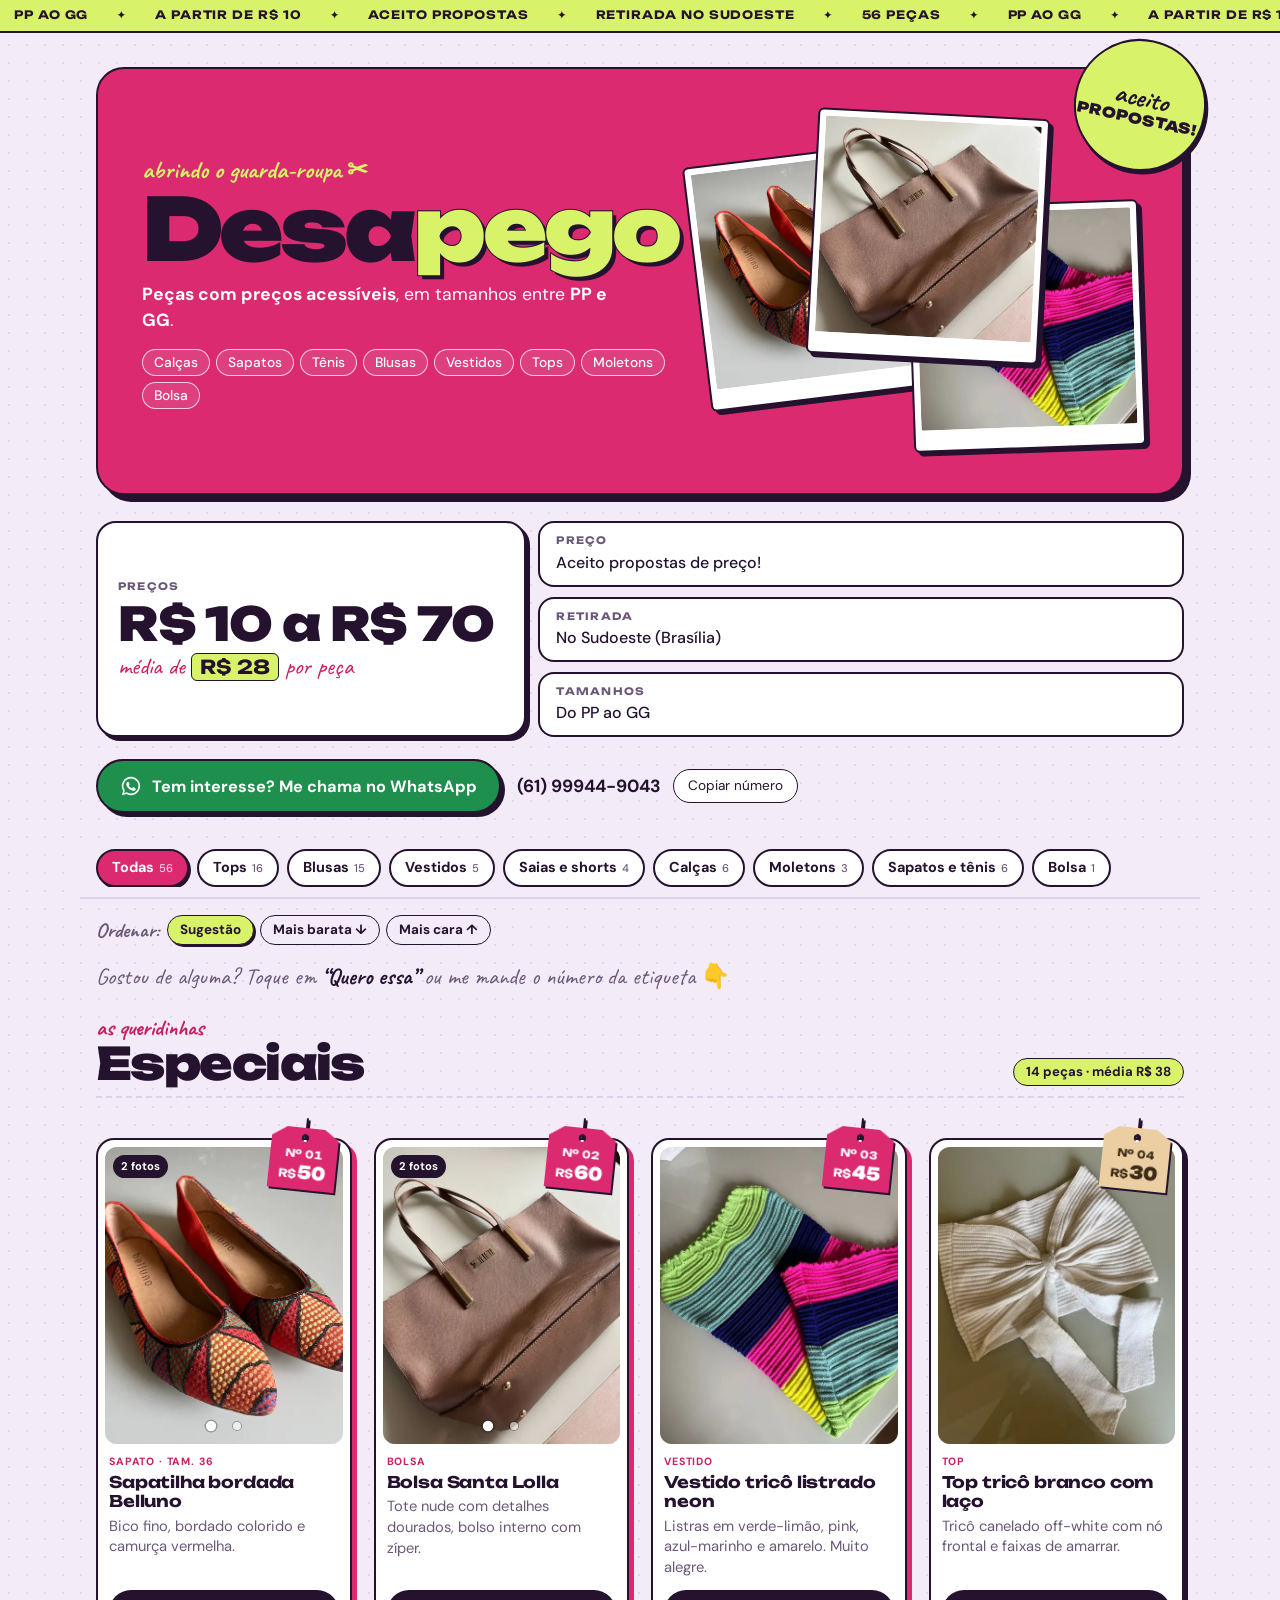
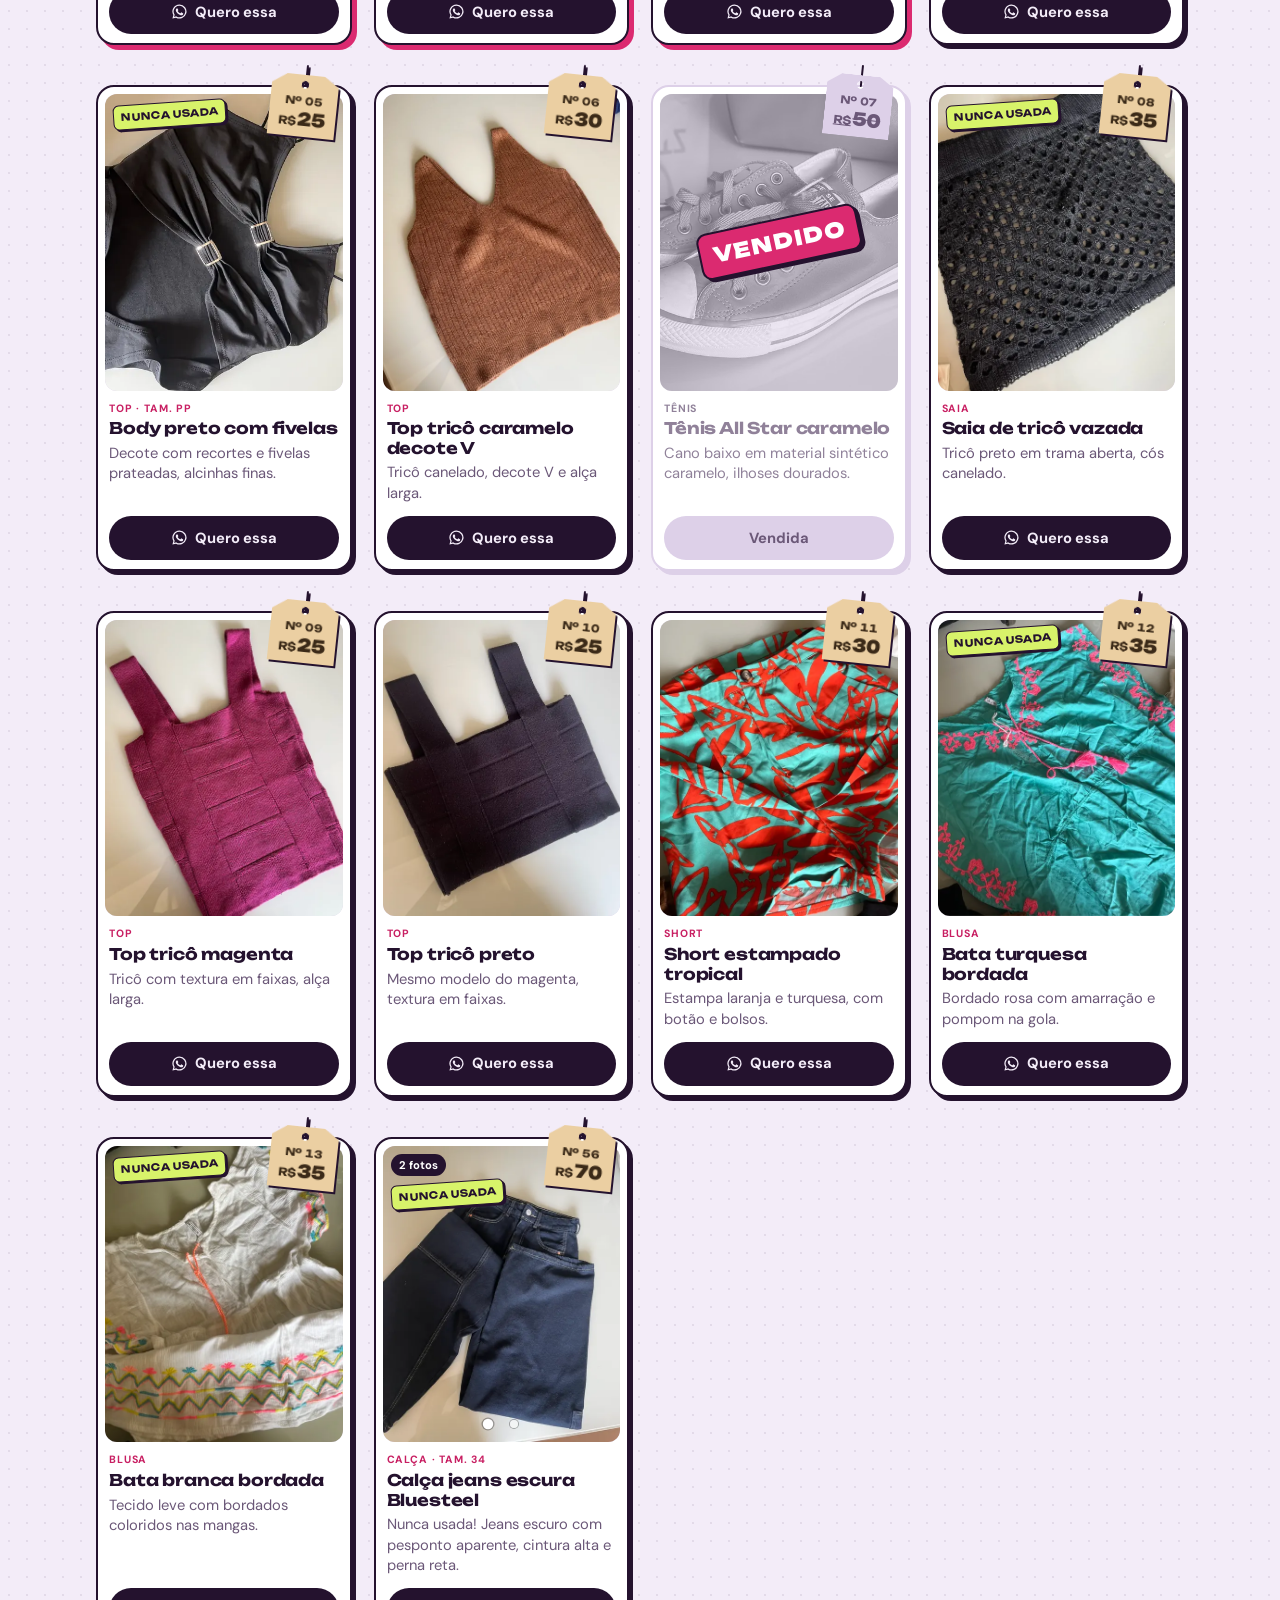
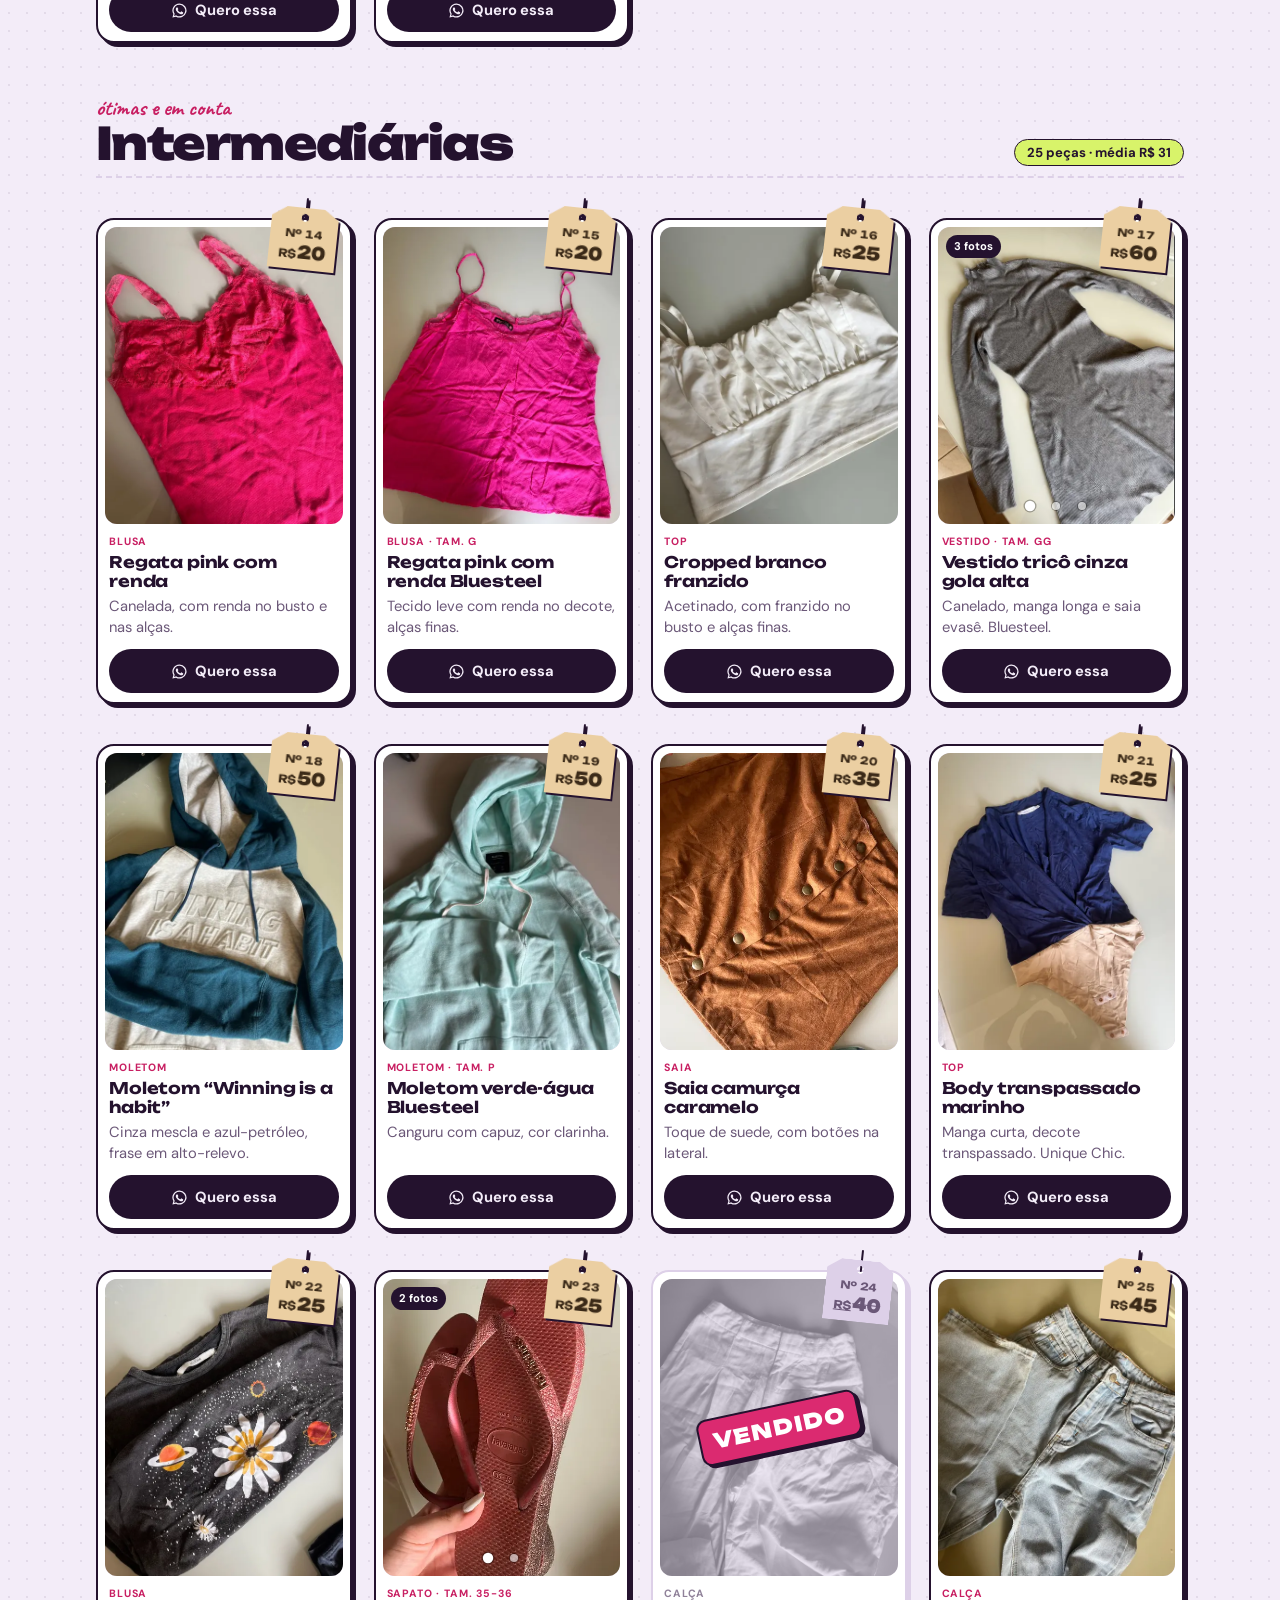
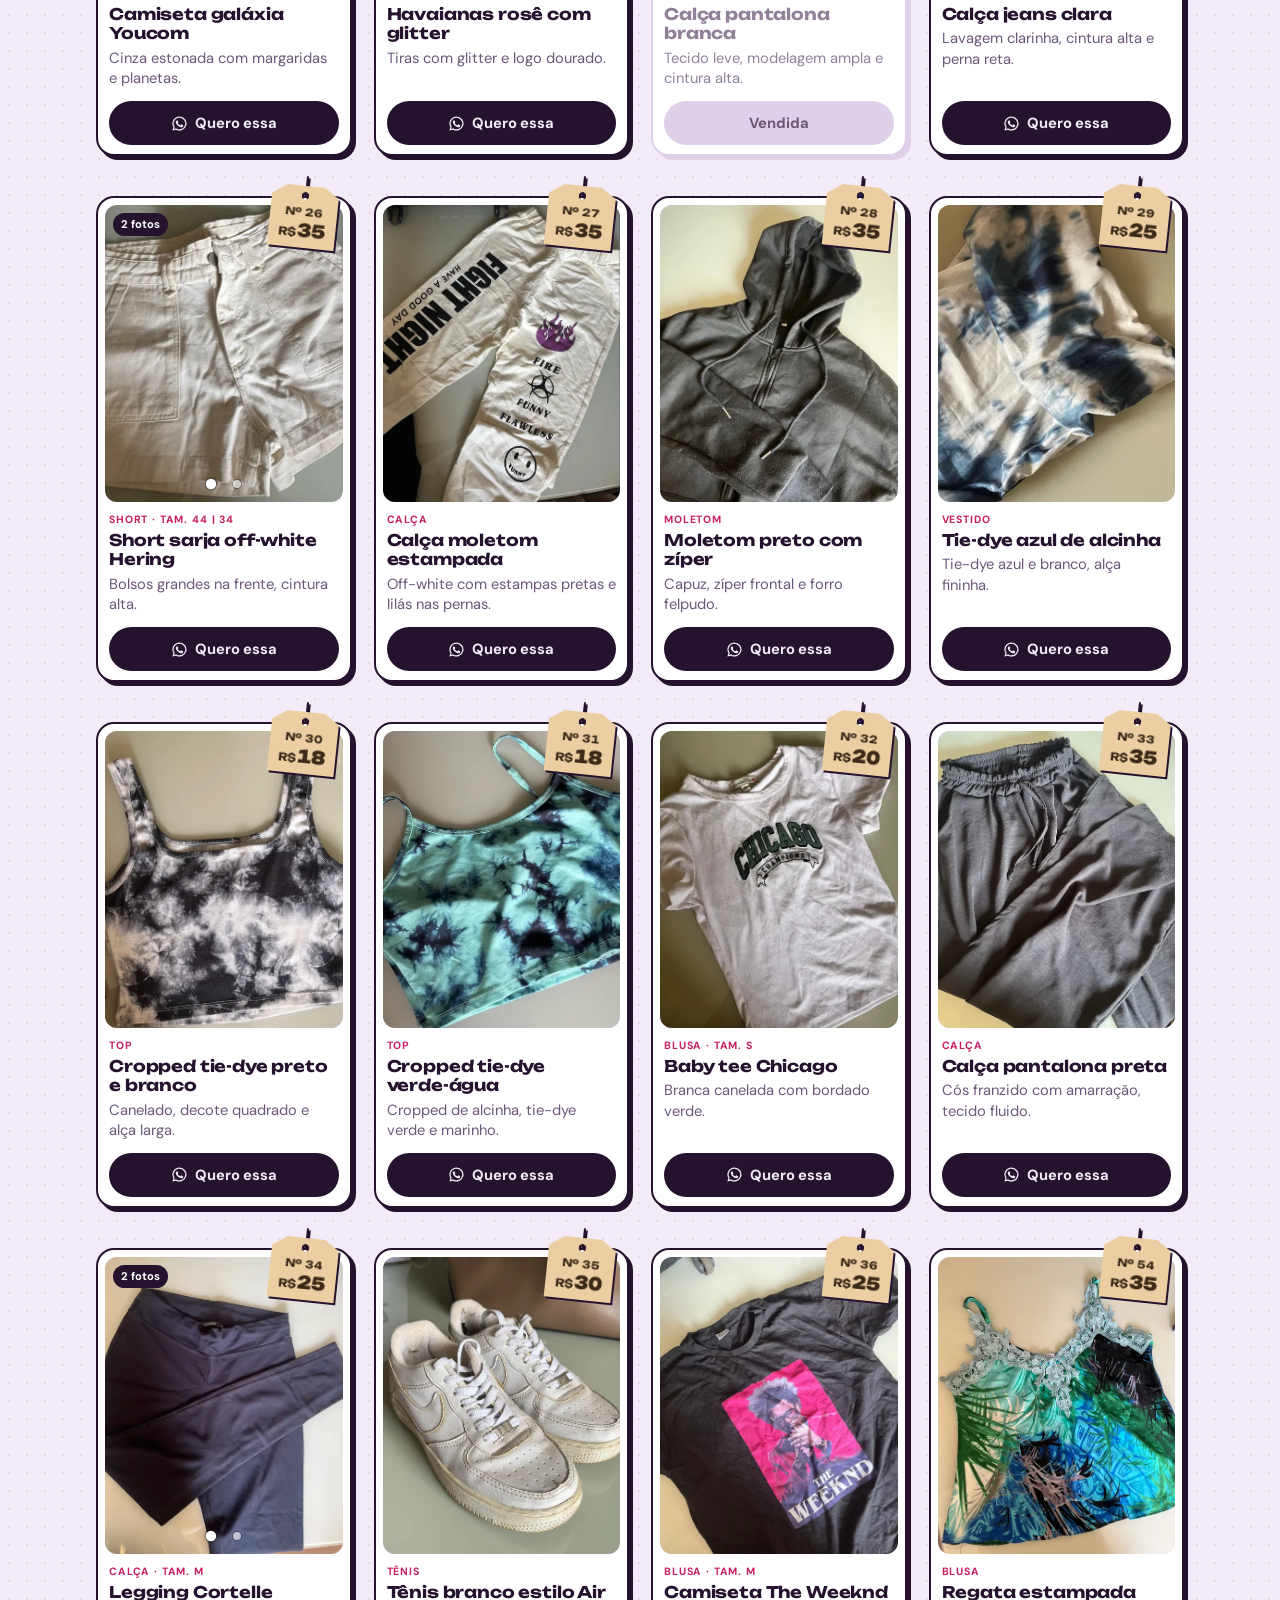
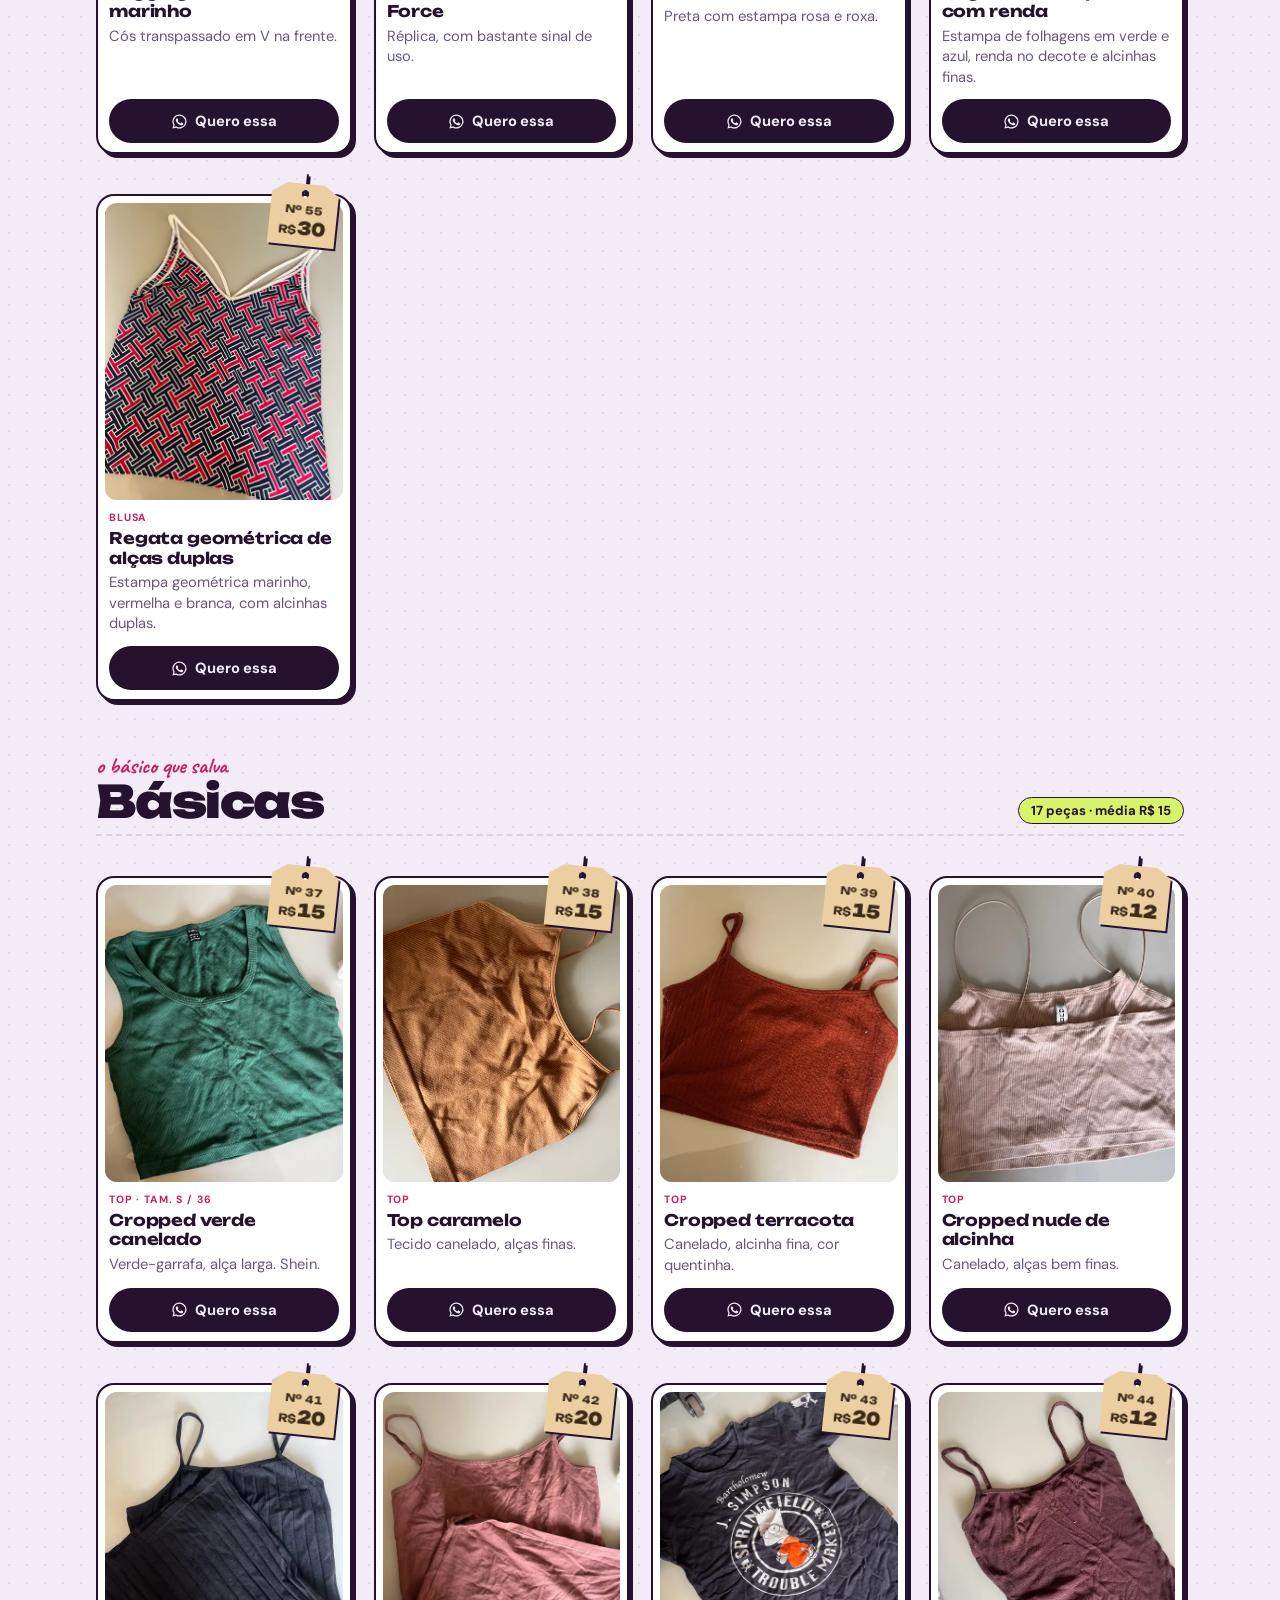
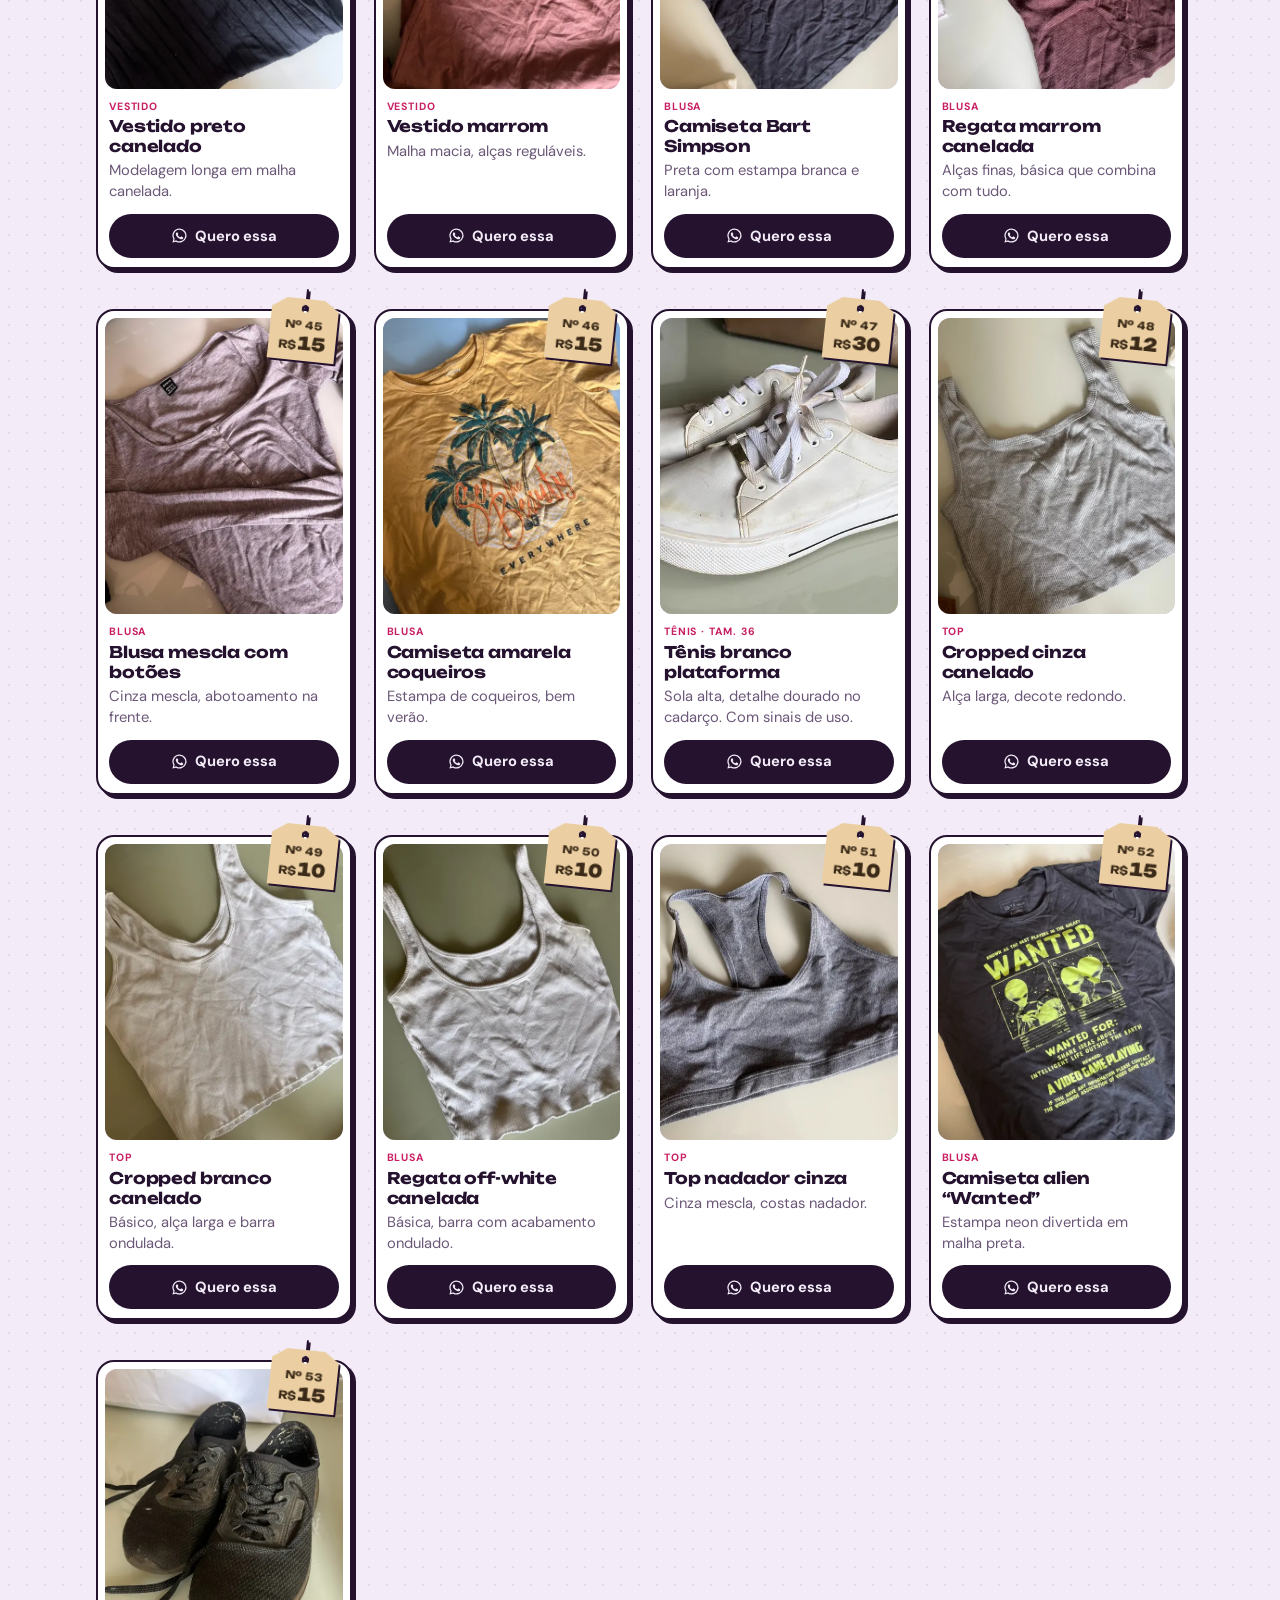
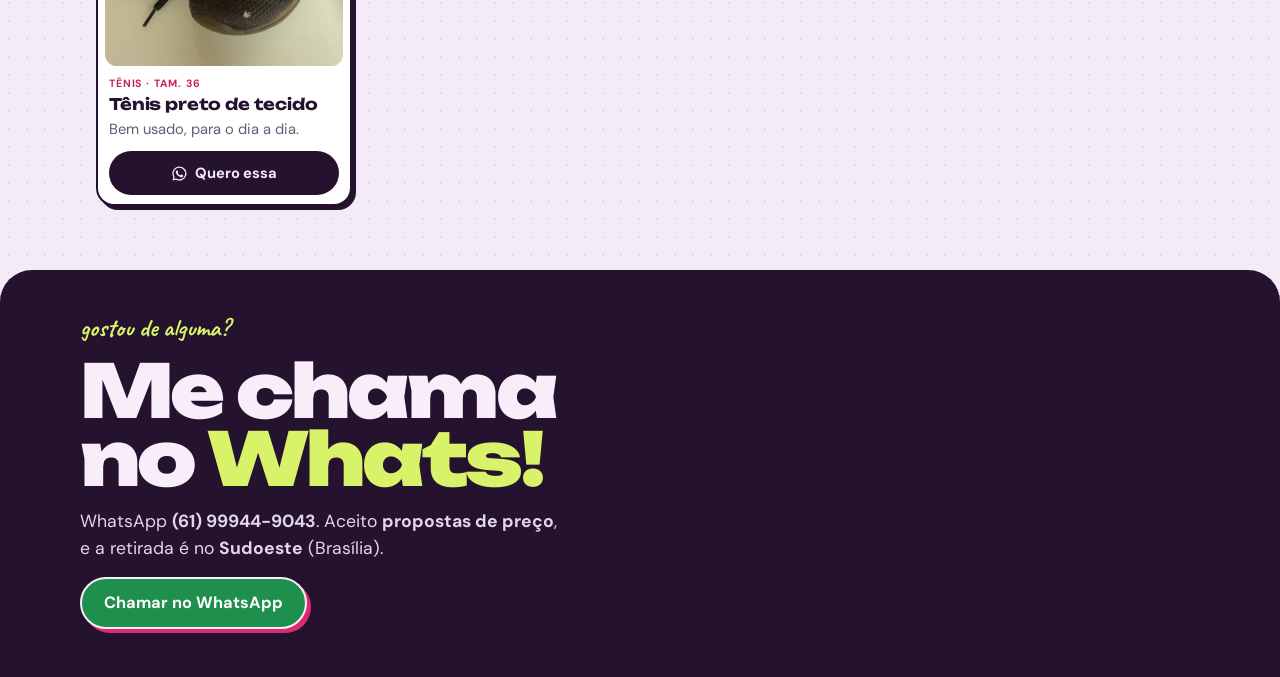
<file: index.html>
<!doctype html>
<html lang="pt-BR">
<head>
<meta charset="utf-8">
<meta name="viewport" content="width=device-width, initial-scale=1, viewport-fit=cover">
<title>Desapego · peças a partir de R$ 10</title>
<meta name="description" content="Desapego com 56 peças do PP ao GG, a partir de R$ 10 (média de R$ 28): tops, blusas, vestidos, calças, sapatos, tênis, moletons e bolsa. Aceito propostas, retirada no Sudoeste.">
<meta name="theme-color" content="#E6337A">

<!-- Open Graph: é isso que aparece quando o link é colado no WhatsApp.
     A imagem precisa do endereço completo (o WhatsApp não aceita caminho relativo).
     Se publicar em outro endereço (ex.: Netlify), troque og:image e og:url. -->
<meta property="og:type" content="website">
<meta property="og:locale" content="pt_BR">
<meta property="og:title" content="Desapego · 56 peças a partir de R$ 10">
<meta property="og:description" content="Tops, blusas, vestidos, calças, sapatos e mais, do PP ao GG. Média de R$ 28 · aceito propostas · retirada no Sudoeste.">
<meta property="og:image" content="https://claricenunes.github.io/desapego/capa.jpg">
<meta property="og:url" content="https://claricenunes.github.io/desapego/">
<meta property="og:image:type" content="image/jpeg">
<meta property="og:image:width" content="1200">
<meta property="og:image:height" content="630">
<meta property="og:image:alt" content="Desapego: sapatilha bordada, bolsa nude e tricô listrado">
<meta name="twitter:card" content="summary_large_image">

<link rel="icon" href="data:image/svg+xml,<svg xmlns='http://www.w3.org/2000/svg' viewBox='0 0 100 100'><text y='.9em' font-size='90'>🏷️</text></svg>">
<link rel="preconnect" href="https://fonts.googleapis.com">
<link rel="preconnect" href="https://fonts.gstatic.com" crossorigin>
<link rel="stylesheet" href="https://fonts.googleapis.com/css2?family=Unbounded:wght@500;700;900&family=DM+Sans:opsz,wght@9..40,400;9..40,500;9..40,700&family=Caveat:wght@600;700&display=swap">
<link rel="stylesheet" href="estilo.css">
<link rel="preload" href="pecas.json" as="fetch" crossorigin>
</head>
<body>

<div class="faixa" aria-hidden="true"><div class="faixa-rolo">
  <span>PP ao GG</span><span>a partir de R$ 10</span><span>aceito propostas</span><span>retirada no Sudoeste</span><span>56 peças</span>
  <span>PP ao GG</span><span>a partir de R$ 10</span><span>aceito propostas</span><span>retirada no Sudoeste</span><span>56 peças</span>
</div></div>

<div class="wrap">

<header class="hero">
  <div class="hero-texto">
    <div class="eyebrow">abrindo o guarda-roupa ✂</div>
    <h1>Desa<span>pego</span></h1>
    <p class="lead"><strong>Peças com preços acessíveis</strong>, em tamanhos entre <strong>PP e GG</strong>.</p>
    <ul class="chips" aria-label="Categorias">
      <li>Calças</li><li>Sapatos</li><li>Tênis</li><li>Blusas</li><li>Vestidos</li><li>Tops</li><li>Moletons</li><li>Bolsa</li>
    </ul>
  </div>
  <div class="colagem" id="colagem" aria-hidden="true"></div>
  <div class="sticker" aria-hidden="true"><span>aceito</span><b>propostas!</b></div>
</header>

<section class="precos" aria-label="Preços">
  <div class="preco-faixa">
    <span class="rotulo">Preços</span>
    <strong><span id="p-min">R$ 10</span> a <span id="p-max">R$ 70</span></strong>
    <span class="media">média de <b id="p-media">R$ 28</b> por peça</span>
  </div>
  <div class="info">
    <div><span class="rotulo">Preço</span>Aceito propostas de preço!</div>
    <div><span class="rotulo">Retirada</span>No Sudoeste (Brasília)</div>
    <div><span class="rotulo">Tamanhos</span>Do PP ao GG</div>
  </div>
</section>

<div class="contato">
  <a class="wa" href="https://wa.me/5561999449043?text=Oi!%20Vi%20o%20desapego%20e%20tenho%20interesse." target="_blank" rel="noopener">
    <svg aria-hidden="true" viewBox="0 0 24 24" width="22" height="22"><path fill="currentColor" d="M12 2a10 10 0 0 0-8.6 15.1L2 22l5-1.3A10 10 0 1 0 12 2Zm0 18.2c-1.5 0-3-.4-4.3-1.2l-.3-.2-3 .8.8-2.9-.2-.3A8.2 8.2 0 1 1 12 20.2Zm4.5-6.1c-.2-.1-1.5-.7-1.7-.8-.2-.1-.4-.1-.6.1l-.8 1c-.1.2-.3.2-.5.1a6.7 6.7 0 0 1-3.3-2.9c-.3-.4.2-.4.7-1.3.1-.2 0-.3 0-.5l-.8-1.8c-.2-.5-.4-.4-.6-.4h-.5a1 1 0 0 0-.7.3 3 3 0 0 0-.9 2.2c0 1.3.9 2.5 1 2.7.1.2 1.8 2.8 4.4 3.9 1.6.7 2.3.8 3.1.6.5-.1 1.5-.6 1.7-1.2.2-.6.2-1.1.2-1.2-.1-.1-.3-.2-.5-.3Z"/></svg>
    <span>Tem interesse? Me chama no WhatsApp</span>
  </a>
  <div class="num-linha">
    <span class="num" id="num">(61) 99944-9043</span>
    <button class="copiar" id="copiar" type="button">Copiar número</button>
  </div>
</div>

<nav class="filtros" aria-label="Filtrar por categoria">
  <div class="filtros-lista" id="filtros"></div>
</nav>

<div class="ordem" role="group" aria-labelledby="ordem-rotulo">
  <span class="ordem-rotulo"><span class="ordem-icone" aria-hidden="true">⇅</span><span class="ordem-txt" id="ordem-rotulo">Ordenar:</span></span>
  <button type="button" class="ordem-btn" data-ordem="sugestao" aria-pressed="true">Sugestão</button>
  <button type="button" class="ordem-btn" data-ordem="menor" aria-pressed="false">Mais barata <span aria-hidden="true">↓</span></button>
  <button type="button" class="ordem-btn" data-ordem="maior" aria-pressed="false">Mais cara <span aria-hidden="true">↑</span></button>
</div>

<p class="howto">Gostou de alguma? Toque em <b>“Quero essa”</b> ou me mande o número da etiqueta 👇</p>

<ul class="grid" id="grid" aria-live="polite"></ul>
<noscript><p class="aviso">Ative o JavaScript para ver as peças, ou me chama no WhatsApp (61) 99944-9043.</p></noscript>

</div>

<footer class="rodape">
  <div class="rodape-in">
    <div class="eyebrow">gostou de alguma?</div>
    <h2>Me chama<br>no <span>Whats!</span></h2>
    <p class="lead">WhatsApp <strong>(61) 99944-9043</strong>. Aceito <strong>propostas de preço</strong>, e a retirada é no <strong>Sudoeste</strong> (Brasília).</p>
    <a class="wa" href="https://wa.me/5561999449043?text=Oi!%20Vi%20o%20desapego%20e%20tenho%20interesse." target="_blank" rel="noopener">Chamar no WhatsApp</a>
  </div>
</footer>

<dialog class="lightbox" id="lightbox" aria-label="Foto ampliada">
  <div class="lb-track" id="lb-track"></div>
  <div class="lb-barra">
    <div class="lb-legenda" id="lb-legenda"></div>
    <a class="quero" id="lb-quero" target="_blank" rel="noopener">Quero essa</a>
  </div>
  <button class="lb-fechar" id="lb-fechar" type="button" aria-label="Fechar">✕</button>
  <button class="lb-seta lb-ant" id="lb-ant" type="button" aria-label="Foto anterior">‹</button>
  <button class="lb-seta lb-prox" id="lb-prox" type="button" aria-label="Próxima foto">›</button>
</dialog>

<script src="app.js"></script>
</body>
</html>
</file>
<file: estilo.css>
/* Desapego: brechó de guarda-roupa. Rosa-choque + lima + ameixa, bordas grossas com sombra "adesivo"
   e etiquetas de preço penduradas em cada peça, numeradas para facilitar o pedido no WhatsApp. */
:root{
  /* fixas (iguais no claro e no escuro) */
  --plum:#24122E; --choque:#DB2A70; --lima:#D8F36A; --kraft:#EBCFA2; --kraft-ink:#3B2A18; --wa:#1F8F4E; --wa-hover:#18783F;
  /* tema claro */
  --bg:#F3ECF8; --paper:#FFFFFF; --ink:#24122E; --muted:#6B5878; --line:#DDD0E8;
  --pink:#C81F62; --edge:#24122E; --edge-line:#24122E; --dot:rgba(36,18,46,.08);
  --display:"Unbounded",system-ui,sans-serif;
  --body:"DM Sans",system-ui,-apple-system,sans-serif;
  --hand:"Caveat","Segoe Print",cursive;
  color-scheme:light;
}
@media (prefers-color-scheme:dark){:root:not([data-theme="light"]){
  --bg:#150B1B; --paper:#22152C; --ink:#F7EEFA; --muted:#BCA9CB; --line:#3A2848;
  --pink:#FF6FA5; --edge:#8C6BD0; --edge-line:#5A4270; --dot:rgba(247,238,250,.06); color-scheme:dark}}
:root[data-theme="dark"]{
  --bg:#150B1B; --paper:#22152C; --ink:#F7EEFA; --muted:#BCA9CB; --line:#3A2848;
  --pink:#FF6FA5; --edge:#8C6BD0; --edge-line:#5A4270; --dot:rgba(247,238,250,.06); color-scheme:dark}

*,*::before,*::after{box-sizing:border-box}
html{-webkit-text-size-adjust:100%}
body{margin:0;background-color:var(--bg);background-image:radial-gradient(var(--dot) 1.2px,transparent 1.3px);background-size:18px 18px;color:var(--ink);font-family:var(--body);font-size:16px;line-height:1.5;-webkit-font-smoothing:antialiased;overflow-x:hidden;min-height:100dvh;display:flex;flex-direction:column}
img{max-width:100%}
button{font:inherit;color:inherit}
:is(a,button):focus-visible{outline:3px solid var(--pink);outline-offset:3px}
.wrap{width:100%;flex:1;max-width:1120px;margin:0 auto;padding-inline:max(16px,env(safe-area-inset-left)) max(16px,env(safe-area-inset-right));padding-block:26px 0}
.rotulo{display:block;font-family:var(--display);font-weight:700;font-size:.64rem;letter-spacing:.12em;text-transform:uppercase;color:var(--muted);margin-bottom:2px}

/* ---------- Faixa que corre no topo ---------- */
.faixa{background:var(--lima);color:var(--plum);border-bottom:2px solid var(--plum);overflow:hidden;white-space:nowrap}
.faixa-rolo{display:inline-flex;animation:rolar 28s linear infinite;padding-block:7px}
.faixa span{font-family:var(--display);font-weight:700;font-size:.72rem;letter-spacing:.08em;text-transform:uppercase;padding-inline:14px}
.faixa span::after{content:"✦";margin-left:28px}
@keyframes rolar{to{transform:translateX(-50%)}}

/* ---------- Hero ---------- */
.hero{position:relative;margin-top:8px;background:var(--choque);color:#fff;border:2.5px solid var(--plum);border-radius:28px;box-shadow:7px 7px 0 var(--edge);padding:26px 20px 22px;display:grid;gap:22px}
.eyebrow{font-family:var(--hand);font-weight:700;font-size:1.55rem;line-height:1;color:var(--lima)}
h1{font-family:var(--display);font-weight:900;font-size:clamp(2.5rem,11.2vw,5.4rem);line-height:.88;letter-spacing:-.045em;margin:8px 0 14px;color:var(--plum)}
h1 span{color:var(--lima);-webkit-text-stroke:2px var(--plum);paint-order:stroke fill;text-shadow:4px 4px 0 var(--plum)}
.lead{font-size:1.1rem;max-width:40ch;margin:0}
.lead strong{font-weight:700}
.chips{display:flex;flex-wrap:wrap;gap:6px;list-style:none;padding:0;margin:16px 0 0}
.chips li{border:1.5px solid rgba(255,255,255,.75);border-radius:999px;padding:2px 11px;font-weight:500;font-size:.86rem;background:rgba(255,255,255,.1)}

.colagem{position:relative;height:190px;margin-inline:-4px}
.polaroid{position:absolute;margin:0;top:0;width:40%;max-width:190px;background:#fff;border:2px solid var(--plum);border-radius:6px;padding:6px 6px 20px;box-shadow:4px 4px 0 var(--plum)}
.polaroid img{display:block;width:100%;height:auto;aspect-ratio:1;object-fit:cover;border-radius:2px}
.polaroid:nth-child(1){left:0;transform:rotate(-7deg);top:18px}
.polaroid:nth-child(2){left:31%;transform:rotate(3deg);z-index:1}
.polaroid:nth-child(3){right:0;transform:rotate(-2deg);top:24px}

.sticker{position:absolute;top:-34px;right:-8px;width:92px;height:92px;border-radius:50%;background:var(--lima);color:var(--plum);border:2.5px solid var(--plum);box-shadow:3px 3px 0 var(--plum);display:grid;place-content:center;text-align:center;transform:rotate(12deg);line-height:1.05;z-index:3}
.sticker span{font-family:var(--hand);font-weight:700;font-size:1.25rem}
.sticker b{font-family:var(--display);font-weight:900;font-size:.64rem;text-transform:uppercase;letter-spacing:.02em}

@media (min-width:860px){
  .hero{grid-template-columns:1.15fr 1fr;align-items:center;padding:44px 44px 40px}
  .colagem{height:340px}
  .polaroid{width:52%;max-width:240px}
  .polaroid:nth-child(1){left:0;top:40px}
  .polaroid:nth-child(2){left:26%;top:0}
  .polaroid:nth-child(3){right:0;top:90px}
  .sticker{top:-30px;right:-24px;width:132px;height:132px}
  .sticker span{font-size:1.7rem}.sticker b{font-size:.9rem}
}

/* ---------- Preços e recados ---------- */
.precos{display:grid;gap:12px;margin-top:26px}
.preco-faixa{display:flex;flex-direction:column;justify-content:center;background:var(--paper);border:2px solid var(--edge-line);border-radius:20px;box-shadow:4px 4px 0 var(--edge);padding:16px 20px}
.preco-faixa strong{display:block;font-family:var(--display);font-weight:900;font-size:clamp(1.9rem,9vw,2.9rem);line-height:1;letter-spacing:-.03em;margin:4px 0 6px}
.preco-faixa strong span{white-space:nowrap}
.media{font-family:var(--hand);font-size:1.5rem;line-height:1.1;color:var(--pink)}
.media b{font-family:var(--display);font-weight:700;font-size:.8em;background:var(--lima);color:var(--plum);padding:1px 8px;border-radius:6px;border:1.5px solid var(--plum)}
.info{display:grid;grid-template-columns:repeat(auto-fit,minmax(210px,1fr));gap:10px}
.info div{background:var(--paper);border:2px solid var(--edge-line);border-radius:16px;padding:12px 16px;min-width:0;font-weight:500}
@media (min-width:860px){.precos{grid-template-columns:1fr 1.5fr;align-items:stretch}.info{grid-template-columns:1fr}.info div{padding:10px 16px}}

.contato{display:flex;flex-wrap:wrap;align-items:center;gap:12px 16px;margin-top:22px}
.wa{display:inline-flex;align-items:center;justify-content:center;gap:10px;background:var(--wa);color:#fff;text-decoration:none;font-weight:700;padding:14px 22px;border-radius:999px;font-size:1.02rem;line-height:1.2;border:2px solid var(--plum);box-shadow:4px 4px 0 var(--edge);transition:transform .15s,box-shadow .15s}
.wa:hover{background:var(--wa-hover)}
.wa:active{transform:translate(3px,3px);box-shadow:1px 1px 0 var(--edge)}
.num-linha{display:flex;align-items:center;gap:12px}
.num{font-variant-numeric:tabular-nums;font-weight:700;font-size:1.1rem;user-select:all}
.copiar{font-size:.85rem;background:var(--paper);border:1.5px solid var(--edge-line);border-radius:999px;padding:6px 14px;cursor:pointer}
@media (max-width:480px){.contato .wa{width:100%}}

/* ---------- Filtros ---------- */
.filtros{position:sticky;top:0;z-index:6;margin:26px -16px 0;padding:10px 16px;background:color-mix(in srgb,var(--bg) 90%,transparent);-webkit-backdrop-filter:blur(10px);backdrop-filter:blur(10px);border-bottom:2px solid var(--line)}
.filtros-lista{display:flex;gap:8px;overflow-x:auto;scrollbar-width:none;-webkit-overflow-scrolling:touch}
.filtros-lista::-webkit-scrollbar{display:none}
.filtro{flex:none;border:2px solid var(--edge-line);background:var(--paper);border-radius:999px;padding:6px 14px;font-weight:700;font-size:.9rem;cursor:pointer;white-space:nowrap}
.filtro small{color:var(--muted);font-size:.78em;margin-left:5px;font-variant-numeric:tabular-nums;font-weight:500}
.filtro[aria-pressed="true"]{background:var(--choque);border-color:var(--plum);color:#fff;box-shadow:2px 2px 0 var(--edge)}
.filtro[aria-pressed="true"] small{color:inherit;opacity:.8}

.ordem{display:flex;flex-wrap:wrap;align-items:center;gap:6px;margin-top:16px}
.ordem-rotulo{font-family:var(--hand);font-weight:700;font-size:1.3rem;line-height:1;color:var(--muted);margin-right:2px}
.ordem-icone{display:none;font-family:var(--body);font-size:1.1rem}
.ordem-btn{border:1.5px solid var(--edge-line);background:transparent;border-radius:999px;padding:4px 12px;font-weight:700;font-size:.84rem;cursor:pointer;white-space:nowrap}
@media (max-width:420px){
  .ordem{gap:5px}
  .ordem-icone{display:inline}
  .ordem-txt{position:absolute;width:1px;height:1px;overflow:hidden;clip-path:inset(50%);white-space:nowrap} /* some da tela, continua para leitores de tela */
  .ordem-btn{padding:4px 10px;font-size:.8rem}
}
.ordem-btn[aria-pressed="true"]{background:var(--lima);color:var(--plum);border-color:var(--plum);box-shadow:2px 2px 0 var(--edge)}
.howto{font-family:var(--hand);font-size:1.45rem;line-height:1.2;color:var(--muted);margin:18px 0 26px}
.howto b{font-weight:700;color:var(--ink)}
.aviso{background:var(--paper);border-radius:14px;padding:16px}

/* ---------- Grade ---------- */
.grid{display:grid;grid-template-columns:repeat(2,minmax(0,1fr));gap:30px 12px;list-style:none;padding:0;margin:0}
@media (min-width:640px){.grid{grid-template-columns:repeat(auto-fill,minmax(230px,1fr));gap:40px 22px}}

/* Títulos das faixas (Especiais, Intermediárias, Básicas) */
.secao{grid-column:1/-1;display:flex;flex-wrap:wrap;align-items:flex-end;justify-content:space-between;gap:6px 14px;padding-bottom:10px;border-bottom:2px dashed var(--line);margin-top:14px}
.secao:first-child{margin-top:0}
.secao small{display:block;font-family:var(--hand);font-weight:700;font-size:1.4rem;line-height:1;color:var(--pink)}
.secao h2{font-family:var(--display);font-weight:900;font-size:clamp(1.7rem,8vw,2.8rem);line-height:1;letter-spacing:-.035em;margin:2px 0 0}
.secao .meta{font-size:.82rem;font-weight:700;background:var(--lima);color:var(--plum);border:1.5px solid var(--plum);border-radius:999px;padding:3px 12px;white-space:nowrap}
.secao[hidden],.item[hidden]{display:none}

.item{position:relative;min-width:0;display:flex;flex-direction:column;background:var(--paper);border:2px solid var(--edge-line);border-radius:18px;box-shadow:4px 4px 0 var(--edge);padding:7px 7px 9px}
.best{border-color:var(--plum);box-shadow:5px 5px 0 var(--choque)}

.photo{position:relative;aspect-ratio:4/5;border-radius:12px;overflow:hidden;background:var(--line)}
.track{display:flex;height:100%;overflow-x:auto;scroll-snap-type:x mandatory;scrollbar-width:none;overscroll-behavior-x:contain}
.track::-webkit-scrollbar{display:none}
.slide{flex:0 0 100%;height:100%;padding:0;border:0;background:none;scroll-snap-align:start;cursor:zoom-in;display:block}
.slide img{width:100%;height:100%;object-fit:cover;display:block}

/* Etiqueta de preço pendurada (com furo e barbante) */
.tag{position:absolute;top:-12px;right:10px;z-index:2;transform:rotate(6deg);transform-origin:50% 0;filter:drop-shadow(2px 2px 0 var(--plum));pointer-events:none}
.tag::before{content:"";position:absolute;left:50%;top:-10px;width:2px;height:22px;margin-left:-1px;background:var(--ink);border-radius:2px}
.tag-in{display:flex;flex-direction:column;align-items:center;min-width:58px;padding:19px 9px 8px;background:var(--kraft);color:var(--kraft-ink);clip-path:polygon(22% 0,78% 0,100% 16%,100% 100%,0 100%,0 16%);-webkit-mask:radial-gradient(circle at 50% 10px,transparent 3.5px,#000 4px);mask:radial-gradient(circle at 50% 10px,transparent 3.5px,#000 4px);font-variant-numeric:tabular-nums;line-height:1}
.tag-n{font-family:var(--display);font-weight:700;font-size:.6rem;letter-spacing:.04em}
.tag-p{font-family:var(--display);font-weight:900;font-size:.98rem;margin-top:4px;white-space:nowrap}
.tag-p small{font-size:.62em;font-weight:700;margin-right:1px}
.best .tag-in{background:var(--choque);color:#fff}
@media (min-width:640px){.tag-in{min-width:66px;padding:21px 10px 9px}.tag-n{font-size:.66rem}.tag-p{font-size:1.12rem}}

.dots{position:absolute;left:0;right:0;bottom:6px;display:flex;justify-content:center;gap:2px}
.dot{width:24px;height:24px;padding:0;border:0;background:none;cursor:pointer;display:grid;place-items:center}
.dot::after{content:"";width:8px;height:8px;border-radius:50%;background:rgba(255,255,255,.6);box-shadow:0 0 0 1px rgba(0,0,0,.3);transition:transform .2s}
.dot[aria-current="true"]::after{background:#fff;transform:scale(1.3)}
.qtd{position:absolute;left:8px;top:8px;background:var(--plum);color:#fff;font-size:.7rem;font-weight:700;border-radius:999px;padding:3px 8px;pointer-events:none}

.nova{position:absolute;left:8px;top:8px;background:var(--lima);color:var(--plum);border:1.5px solid var(--plum);box-shadow:2px 2px 0 var(--plum);font-family:var(--display);font-weight:700;font-size:.62rem;letter-spacing:.04em;text-transform:uppercase;border-radius:6px;padding:4px 7px;transform:rotate(-4deg);pointer-events:none}
.nova.com-qtd{top:36px}
.corpo{display:flex;flex-direction:column;flex:1;padding:10px 4px 0}
.cat{font-size:.66rem;letter-spacing:.08em;text-transform:uppercase;font-weight:700;color:var(--pink)}
.item h3{font-family:var(--display);font-weight:700;font-size:.9rem;line-height:1.22;letter-spacing:-.01em;margin:3px 0 4px;overflow-wrap:anywhere}
.item p{margin:0 0 12px;color:var(--muted);font-size:.86rem;line-height:1.4}
@media (min-width:640px){.item h3{font-size:1rem}.item p{font-size:.92rem}}

.quero{margin-top:auto;display:flex;align-items:center;justify-content:center;gap:7px;min-height:44px;background:var(--ink);color:var(--bg);text-decoration:none;font-weight:700;font-size:.92rem;border-radius:999px;padding:8px 10px;text-align:center;white-space:nowrap;transition:background .15s}
.quero svg{flex:none}
.quero:hover{background:var(--choque);color:#fff}

/* Vendida: fica na lista (os números não mudam), mas cinza e com selo */
.sold{box-shadow:4px 4px 0 var(--line);border-color:var(--line)}
.sold .slide img{filter:grayscale(1);opacity:.5}
.sold h3,.sold p,.sold .cat{color:var(--muted);opacity:.75}
.sold .tag-in{background:var(--line);color:var(--muted)}
.sold .tag-p{text-decoration:line-through}
.sold .tag{filter:none}
.selo{position:absolute;top:50%;left:50%;transform:translate(-50%,-50%) rotate(-12deg);font-family:var(--display);font-weight:900;font-size:clamp(.95rem,4.2vw,1.3rem);letter-spacing:.06em;text-transform:uppercase;color:#fff;background:var(--choque);border:2.5px solid var(--plum);border-radius:10px;padding:6px 12px;box-shadow:3px 3px 0 var(--plum);pointer-events:none;white-space:nowrap}
.quero.off{background:var(--line);color:var(--muted);pointer-events:none}

.vazio{grid-column:1/-1;text-align:center;color:var(--muted);padding:40px 0}

/* ---------- Rodapé ---------- */
.rodape{margin-top:64px;background:var(--plum);color:#F7EEFA;border-top:2.5px solid var(--plum);border-radius:32px 32px 0 0;padding:44px max(16px,env(safe-area-inset-left)) max(48px,env(safe-area-inset-bottom))}
.rodape-in{max-width:1120px;margin:0 auto;display:grid;gap:16px;justify-items:start}
.rodape h2{font-family:var(--display);font-weight:900;font-size:clamp(2.3rem,11vw,4.6rem);line-height:.92;letter-spacing:-.04em;margin:0}
.rodape h2 span{color:var(--lima)}
.rodape .lead{color:#E3D6EA}
.rodape .wa{border-color:#F7EEFA;box-shadow:4px 4px 0 var(--choque)}

/* ---------- Lightbox ---------- */
.lightbox{padding:0;border:0;margin:0;width:100%;height:100%;max-width:none;max-height:none;background:#0d0810;color:#fff;overflow:hidden}
.lightbox:focus{outline:none}
.lightbox::backdrop{background:#0d0810}
.lightbox[open]{display:flex;flex-direction:column}
.lb-track{flex:1;min-height:0;display:flex;overflow-x:auto;scroll-snap-type:x mandatory;scrollbar-width:none;overscroll-behavior:contain}
.lb-track::-webkit-scrollbar{display:none}
.lb-slide{flex:0 0 100%;height:100%;scroll-snap-align:start;display:grid;place-items:center;padding:56px 8px 8px}
.lb-slide img{max-width:100%;max-height:100%;object-fit:contain;border-radius:6px}
.lb-barra{display:flex;align-items:center;gap:12px;padding:12px max(16px,env(safe-area-inset-left)) max(14px,env(safe-area-inset-bottom));background:#0d0810}
.lb-legenda{flex:1;min-width:0;font-size:.95rem;line-height:1.3}
.lb-legenda b{font-family:var(--display);font-weight:700}
.lb-legenda span{display:block;color:#bfb2c9;font-size:.82rem}
.lb-legenda em{font-style:normal;color:var(--lima);font-weight:700}
.lb-barra .quero{margin:0;flex:none;padding-inline:20px;background:var(--choque);color:#fff}
.lb-fechar,.lb-seta{position:absolute;border:0;background:rgba(255,255,255,.14);color:#fff;border-radius:999px;cursor:pointer;display:grid;place-items:center}
.lb-fechar{top:max(10px,env(safe-area-inset-top));right:10px;width:44px;height:44px;font-size:1.2rem}
.lb-seta{top:50%;width:48px;height:48px;font-size:2rem;line-height:1;margin-top:-50px}
.lb-ant{left:12px}.lb-prox{right:12px}
.lb-seta[hidden]{display:none}
@media (hover:none){.lb-seta{display:none}}

@media (prefers-reduced-motion:reduce){*{scroll-behavior:auto!important;transition:none!important}.faixa-rolo{animation:none}}
</file>
